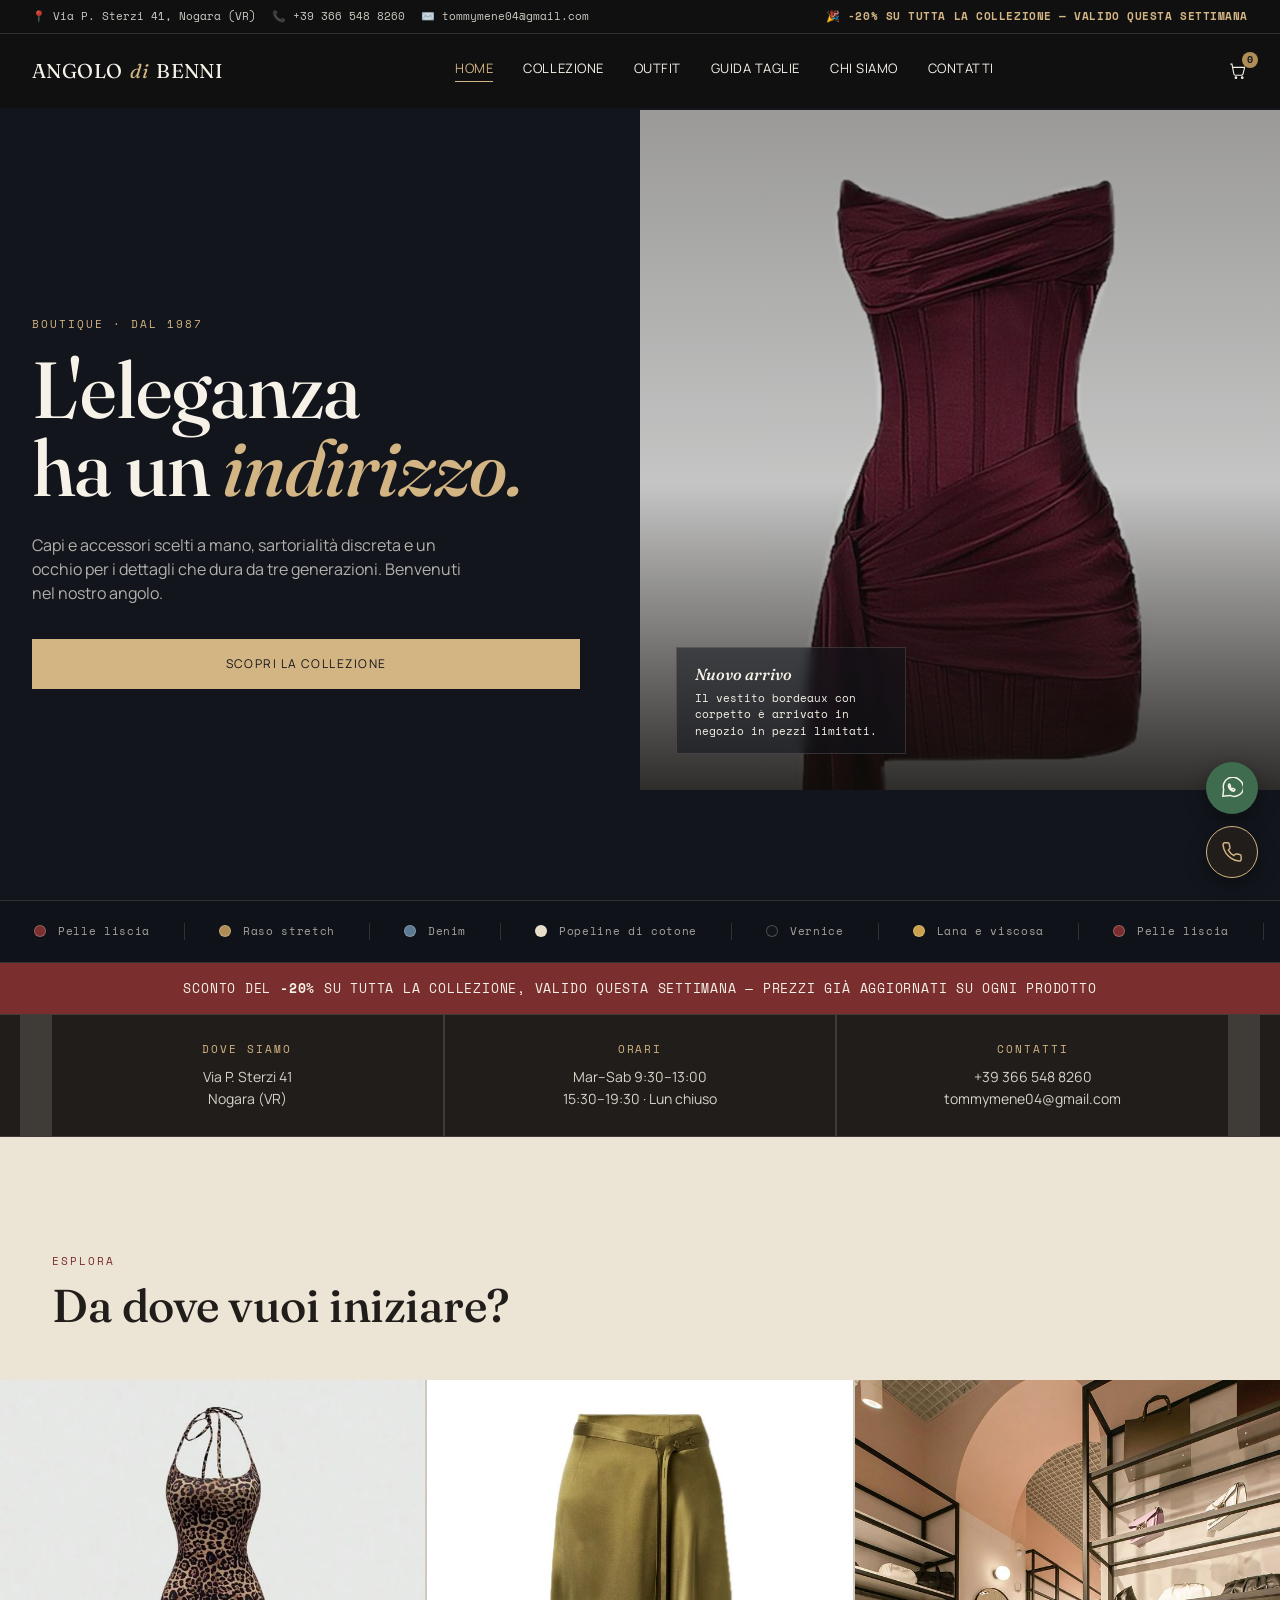
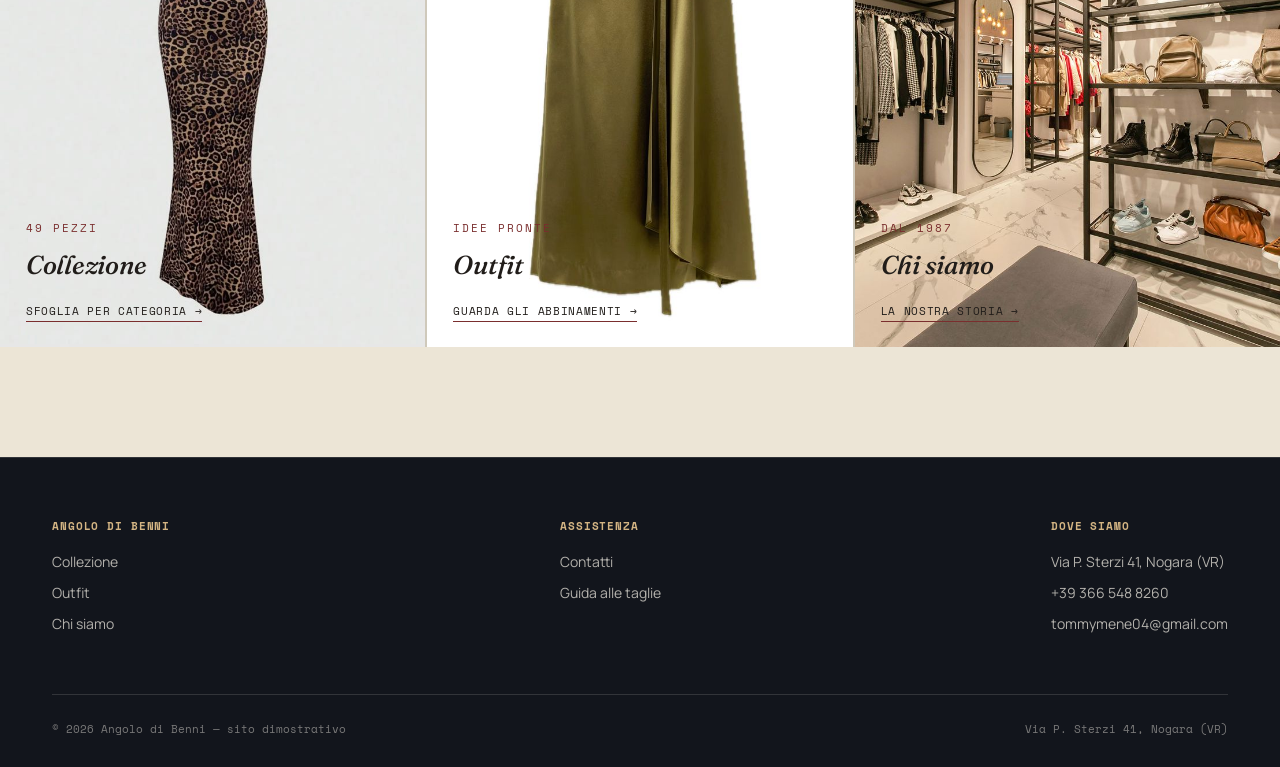
<file: index.html>
<!DOCTYPE html>
<html lang="it">
<head>
<meta charset="UTF-8">
<meta name="viewport" content="width=device-width, initial-scale=1.0">
<title>Angolo di Benni — Boutique</title>
<meta name="description" content="Angolo di Benni — boutique di abbigliamento e accessori a Nogara (VR). Collezione, outfit e guida alle taglie: scopri i nostri pezzi selezionati.">
<link rel="icon" type="image/svg+xml" href="data:image/svg+xml,%3Csvg xmlns='http://www.w3.org/2000/svg' viewBox='0 0 100 100'%3E%3Ccircle cx='50' cy='50' r='50' fill='%2312151c'/%3E%3Ctext x='50' y='69' font-family='Georgia, serif' font-size='60' font-style='italic' fill='%23d3b483' text-anchor='middle'%3EB%3C/text%3E%3C/svg%3E">
<meta property="og:type" content="website">
<meta property="og:site_name" content="Angolo di Benni">
<meta property="og:title" content="Angolo di Benni — Boutique">
<meta property="og:description" content="Angolo di Benni — boutique di abbigliamento e accessori a Nogara (VR). Collezione, outfit e guida alle taglie: scopri i nostri pezzi selezionati.">
<meta property="og:image" content="https://menny28.github.io/Angolo-di-Benni/images/vestito_bordeaux_.jpg">
<meta property="og:url" content="https://menny28.github.io/Angolo-di-Benni/index.html">
<meta name="twitter:card" content="summary_large_image">
<meta name="twitter:title" content="Angolo di Benni — Boutique">
<meta name="twitter:description" content="Angolo di Benni — boutique di abbigliamento e accessori a Nogara (VR). Collezione, outfit e guida alle taglie: scopri i nostri pezzi selezionati.">
<meta name="twitter:image" content="https://menny28.github.io/Angolo-di-Benni/images/vestito_bordeaux_.jpg">
<link rel="preconnect" href="https://fonts.googleapis.com">
<link href="https://fonts.googleapis.com/css2?family=Fraunces:ital,opsz,wght@0,9..144,300;0,9..144,500;0,9..144,600;1,9..144,400&family=Manrope:wght@400;500;600;700&family=Space+Mono:wght@400;700&display=swap" rel="stylesheet">
<link rel="stylesheet" href="style.css">
</head>
<body>
<header id="siteHeader">
  <div class="topbar">
    <div class="topbar-contacts">
      <span>📍 Via P. Sterzi 41, Nogara (VR)</span>
      <a href="tel:+393665488260">📞 +39 366 548 8260</a>
      <a href="mailto:tommymene04@gmail.com">✉️ tommymene04@gmail.com</a>
    </div>
    <div class="topbar-promo" id="topbarPromo"></div>
  </div>
  <div class="header-main">
    <a href="index.html" class="logo">ANGOLO <em>di</em> BENNI</a>
    <nav class="main-nav">
      <a href="index.html">Home</a>
      <a href="collezione.html">Collezione</a>
      <a href="outfit.html">Outfit</a>
      <a href="collezione.html#taglie">Guida taglie</a>
      <a href="chi-siamo.html">Chi Siamo</a>
      <a href="contatti.html">Contatti</a>
    </nav>
    <div class="header-actions">
      <button class="icon-btn" id="cartOpen" aria-label="Apri la tua richiesta">
        <svg viewBox="0 0 24 24"><path d="M3 4h2l2.4 12.4a2 2 0 0 0 2 1.6h7.6a2 2 0 0 0 2-1.6L21 8H6"/><circle cx="10" cy="21" r="1"/><circle cx="18" cy="21" r="1"/></svg>
        <span class="cart-count" id="cartCount">0</span>
      </button>
      <button class="burger" id="burgerBtn" aria-label="Apri menu"><span></span><span></span><span></span></button>
    </div>
  </div>
</header>

<div class="mobile-nav" id="mobileNav">
  <div class="mobile-close" id="mobileClose">&times;</div>
  <a href="index.html">Home</a>
  <a href="collezione.html">Collezione</a>
  <a href="outfit.html">Outfit</a>
  <a href="collezione.html#taglie">Guida taglie</a>
  <a href="chi-siamo.html">Chi Siamo</a>
  <a href="contatti.html">Contatti</a>
</div>

<section class="hero">
  <div class="hero-text">
    <span class="eyebrow">Boutique &middot; dal 1987</span>
    <h1>L'eleganza<br>ha un <span class="it">indirizzo.</span></h1>
    <p>Capi e accessori scelti a mano, sartorialità discreta e un occhio per i dettagli che dura da tre generazioni. Benvenuti nel nostro angolo.</p>
    <a href="collezione.html" class="btn btn-solid">Scopri la collezione</a>
  </div>
  <div class="hero-visual">
    <img src="images/vestito_bordeaux_.jpg" alt="Vestito bordeaux Angolo di Benni">
    <div class="hero-tag">
      <b>Nuovo arrivo</b>
      Il vestito bordeaux con corpetto è arrivato in negozio in pezzi limitati.
    </div>
  </div>
</section>

<div class="rail"><div class="rail-track" id="railTrack"></div></div>

<div class="promo-banner" id="promoBanner"></div>

<div class="quick-info">
  <div class="wrap">
    <div class="quick-info-item reveal">
      <span class="eyebrow">Dove siamo</span>
      <p>Via P. Sterzi 41<br>Nogara (VR)</p>
    </div>
    <div class="quick-info-item reveal">
      <span class="eyebrow">Orari</span>
      <p>Mar–Sab 9:30–13:00<br>15:30–19:30 &middot; Lun chiuso</p>
    </div>
    <div class="quick-info-item reveal">
      <span class="eyebrow">Contatti</span>
      <p>+39 366 548 8260<br>tommymene04@gmail.com</p>
    </div>
  </div>
</div>

<section class="light">
  <div class="wrap">
    <div class="section-head">
      <div>
        <span class="eyebrow">Esplora</span>
        <h2>Da dove vuoi iniziare?</h2>
      </div>
    </div>
  </div>
  <div class="section-links">
    <a class="section-link-card reveal" href="collezione.html">
      <img src="images/vestito_leopardato_lungo.jpg" alt="Collezione">
      <div class="section-link-inner">
        <span class="eyebrow">49 pezzi</span>
        <h3>Collezione</h3>
        <span class="go">Sfoglia per categoria &rarr;</span>
      </div>
    </a>
    <a class="section-link-card reveal" href="outfit.html">
      <img src="images/gonna_raso_verde.jpg" alt="Outfit">
      <div class="section-link-inner">
        <span class="eyebrow">Idee pronte</span>
        <h3>Outfit</h3>
        <span class="go">Guarda gli abbinamenti &rarr;</span>
      </div>
    </a>
    <a class="section-link-card reveal" href="chi-siamo.html">
      <img src="images/Fashionista.jpg" alt="Chi siamo">
      <div class="section-link-inner">
        <span class="eyebrow">Dal 1987</span>
        <h3>Chi siamo</h3>
        <span class="go">La nostra storia &rarr;</span>
      </div>
    </a>
  </div>
</section>
<footer>
  <div class="wrap">
    <div class="foot-top">
      <div class="foot-col">
        <h4>Angolo di Benni</h4>
        <a href="collezione.html">Collezione</a>
        <a href="outfit.html">Outfit</a>
        <a href="chi-siamo.html">Chi siamo</a>
      </div>
      <div class="foot-col">
        <h4>Assistenza</h4>
        <a href="contatti.html">Contatti</a>
        <a href="collezione.html#taglie">Guida alle taglie</a>
      </div>
      <div class="foot-col">
        <h4>Dove siamo</h4>
        <span>Via P. Sterzi 41, Nogara (VR)</span>
        <span>+39 366 548 8260</span>
        <span>tommymene04@gmail.com</span>
      </div>
    </div>
    <div class="foot-bottom">
      <span>&copy; 2026 Angolo di Benni — sito dimostrativo</span>
      <span>Via P. Sterzi 41, Nogara (VR)</span>
    </div>
  </div>
</footer>
<div class="float-contact">
  <button class="float-btn top-btn" id="backToTop" aria-label="Torna su">
    <span class="float-tip">Torna su</span>
    <svg viewBox="0 0 24 24"><path d="M12 19V5"/><path d="M5 12l7-7 7 7"/></svg>
  </button>
  <a class="float-btn wa" id="waFloat" href="#" target="_blank" rel="noopener" aria-label="WhatsApp">
    <span class="float-tip">Scrivici su WhatsApp</span>
    <svg viewBox="0 0 24 24"><path d="M20.5 3.5a10.4 10.4 0 0 0-17.6 10L2 21l7.7-.9a10.4 10.4 0 0 0 15-9.3 10.3 10.3 0 0 0-4.2-7.3z"/><path d="M8 9.5c.3 3 3 5.7 6 6l1.2-1.5c.2-.2.1-.5-.1-.6l-2-1c-.2-.1-.4 0-.5.2l-.4.6c-1.1-.6-2-1.5-2.6-2.6l.6-.4c.2-.1.3-.3.2-.5l-1-2c-.1-.2-.4-.3-.6-.1z"/></svg>
  </a>
  <a class="float-btn call" href="tel:+393665488260" aria-label="Chiama">
    <span class="float-tip">Chiama il negozio</span>
    <svg viewBox="0 0 24 24"><path d="M22 16.9v3a2 2 0 0 1-2.2 2 19.8 19.8 0 0 1-8.6-3 19.5 19.5 0 0 1-6-6 19.8 19.8 0 0 1-3-8.7A2 2 0 0 1 4.1 2h3a2 2 0 0 1 2 1.7c.1 1 .3 2 .6 2.9a2 2 0 0 1-.5 2.1L8 9.9a16 16 0 0 0 6 6l1.2-1.2a2 2 0 0 1 2.1-.5c.9.3 1.9.5 2.9.6a2 2 0 0 1 1.8 2.1z"/></svg>
  </a>
</div>
<div class="overlay" id="overlay"></div>
<aside class="cart-drawer" id="cartDrawer">
  <div class="cart-head">
    <h3>La tua richiesta</h3>
    <button id="cartClose" style="font-family:var(--display); font-size:24px;">&times;</button>
  </div>
  <div class="cart-note">
    Qui non si compra online: raccogli i pezzi che ti interessano con la taglia, poi invia la richiesta via email o WhatsApp. Ti risponderemo dicendoti se sono disponibili e quando puoi passare in negozio per vederli, provarli e pagarli.
  </div>
  <div class="cart-items" id="cartItems"><p class="cart-empty">Non hai ancora scelto nessun pezzo.</p></div>
  <div class="field" style="margin-top:20px;"><label>Il tuo nome</label><input type="text" id="rName"></div>
  <div class="send-row">
    <a class="btn btn-wa" id="sendWa" href="#">Invia richiesta su WhatsApp</a>
    <a class="btn btn-ghost-dark" id="sendMail" href="#">Invia richiesta via email</a>
  </div>
</aside>
<div class="toast" id="toast"></div>
<script src="script.js"></script>
</body>
</html>
</file>
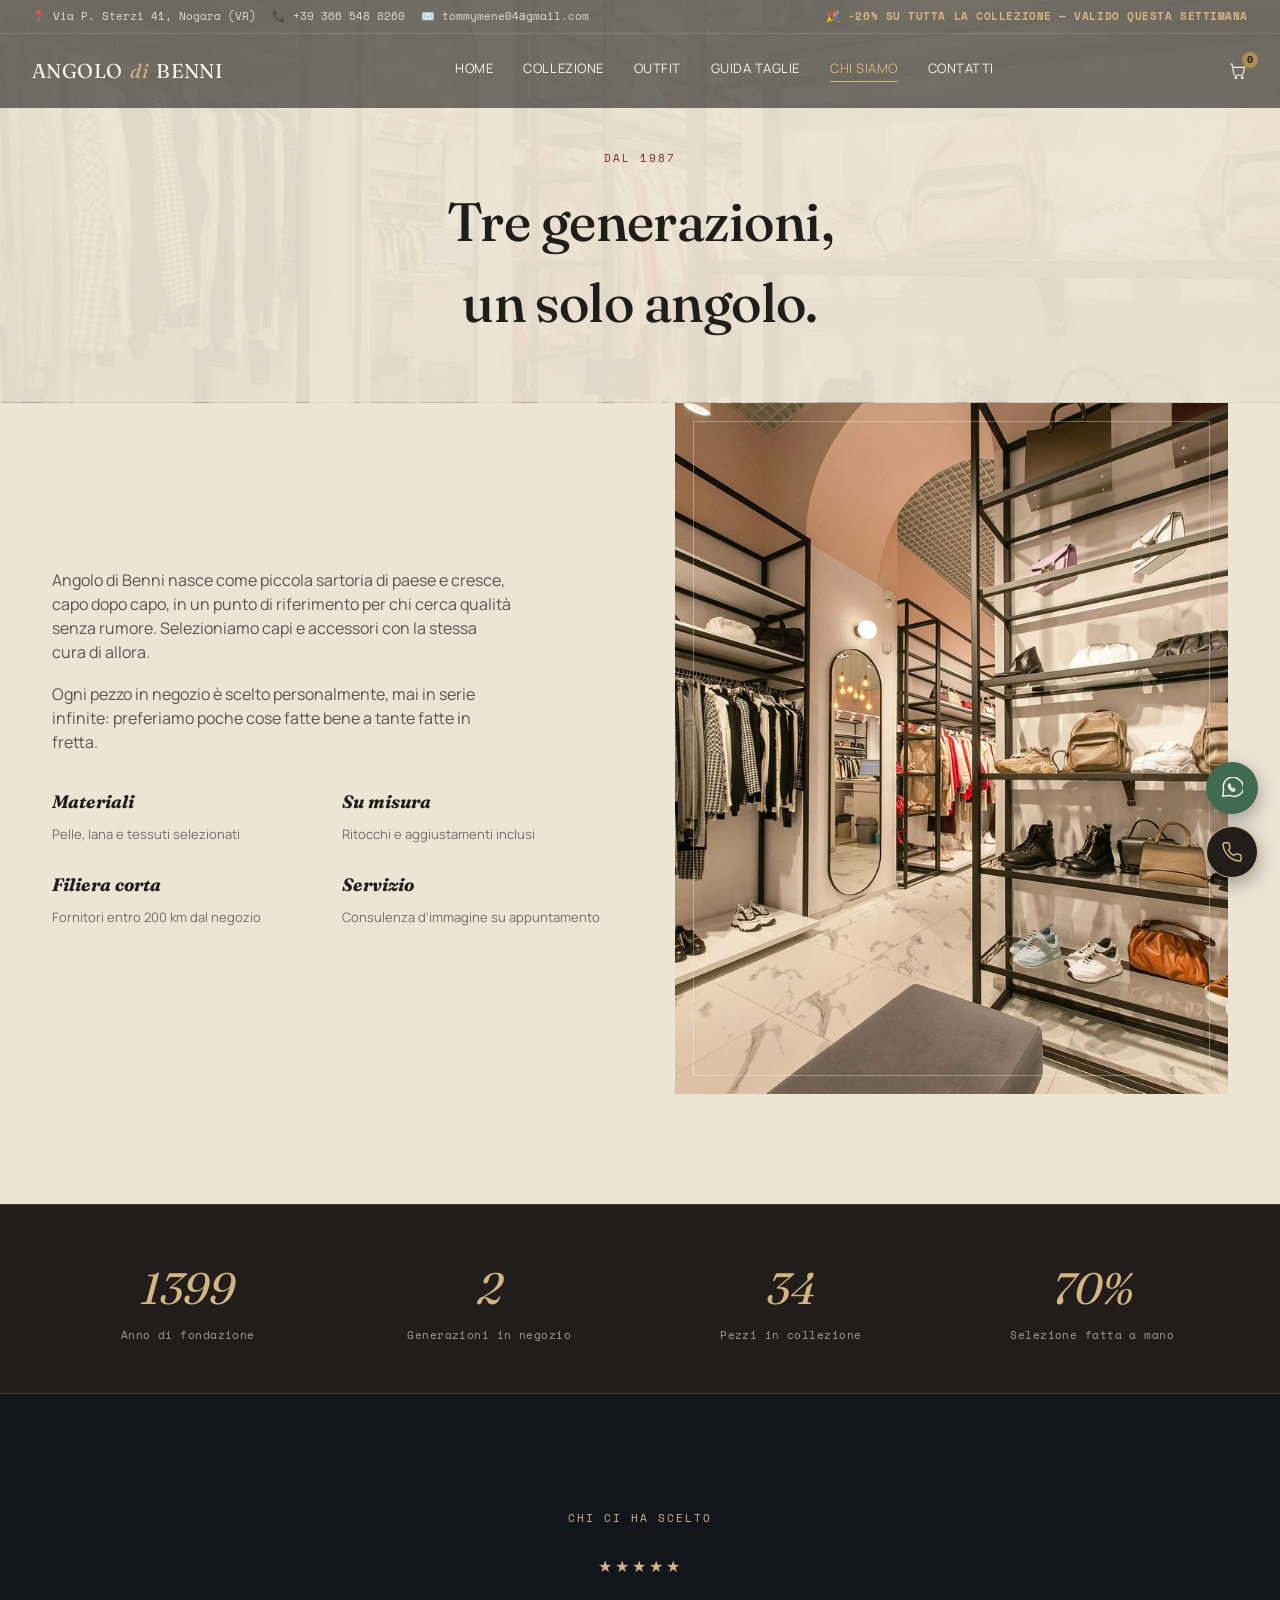
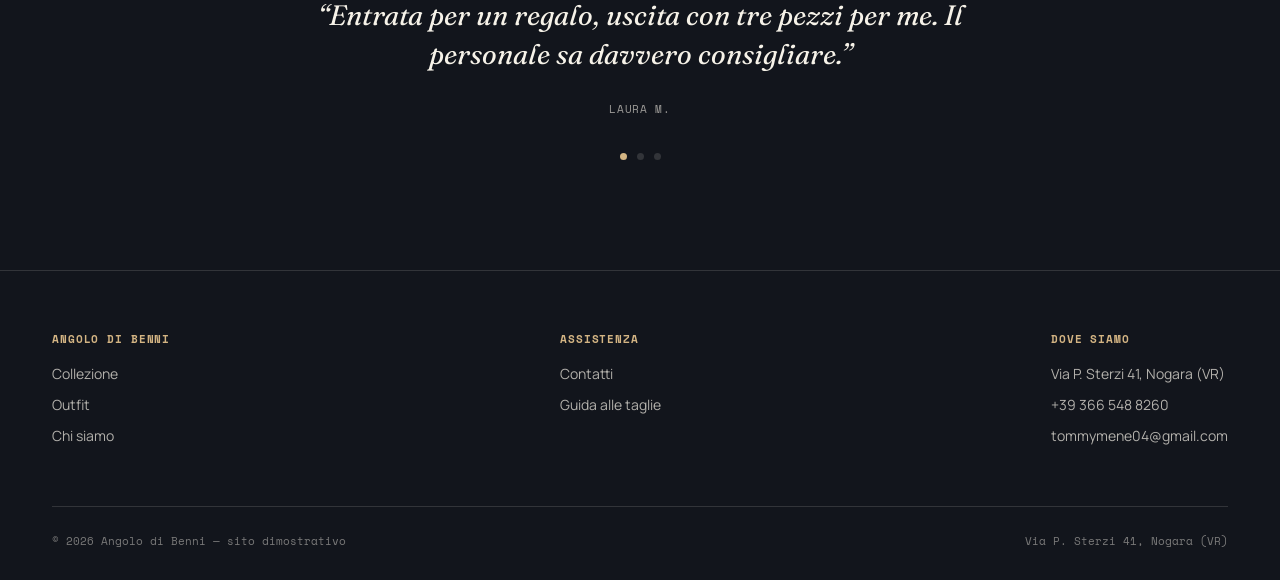
<file: chi-siamo.html>
<!DOCTYPE html>
<html lang="it">
<head>
<meta charset="UTF-8">
<meta name="viewport" content="width=device-width, initial-scale=1.0">
<title>Chi Siamo — Angolo di Benni</title>
<meta name="description" content="La storia di Angolo di Benni: tre generazioni di boutique a Nogara (VR). Materiali, valori e le recensioni di chi ci ha scelto.">
<link rel="icon" type="image/svg+xml" href="data:image/svg+xml,%3Csvg xmlns='http://www.w3.org/2000/svg' viewBox='0 0 100 100'%3E%3Ccircle cx='50' cy='50' r='50' fill='%2312151c'/%3E%3Ctext x='50' y='69' font-family='Georgia, serif' font-size='60' font-style='italic' fill='%23d3b483' text-anchor='middle'%3EB%3C/text%3E%3C/svg%3E">
<meta property="og:type" content="website">
<meta property="og:site_name" content="Angolo di Benni">
<meta property="og:title" content="Chi Siamo — Angolo di Benni">
<meta property="og:description" content="La storia di Angolo di Benni: tre generazioni di boutique a Nogara (VR). Materiali, valori e le recensioni di chi ci ha scelto.">
<meta property="og:image" content="https://menny28.github.io/Angolo-di-Benni/images/vestito_bordeaux_.jpg">
<meta property="og:url" content="https://menny28.github.io/Angolo-di-Benni/chi-siamo.html">
<meta name="twitter:card" content="summary_large_image">
<meta name="twitter:title" content="Chi Siamo — Angolo di Benni">
<meta name="twitter:description" content="La storia di Angolo di Benni: tre generazioni di boutique a Nogara (VR). Materiali, valori e le recensioni di chi ci ha scelto.">
<meta name="twitter:image" content="https://menny28.github.io/Angolo-di-Benni/images/vestito_bordeaux_.jpg">
<link rel="preconnect" href="https://fonts.googleapis.com">
<link href="https://fonts.googleapis.com/css2?family=Fraunces:ital,opsz,wght@0,9..144,300;0,9..144,500;0,9..144,600;1,9..144,400&family=Manrope:wght@400;500;600;700&family=Space+Mono:wght@400;700&display=swap" rel="stylesheet">
<link rel="stylesheet" href="style.css">
</head>
<body>
<header id="siteHeader">
  <div class="topbar">
    <div class="topbar-contacts">
      <span>📍 Via P. Sterzi 41, Nogara (VR)</span>
      <a href="tel:+393665488260">📞 +39 366 548 8260</a>
      <a href="mailto:tommymene04@gmail.com">✉️ tommymene04@gmail.com</a>
    </div>
    <div class="topbar-promo" id="topbarPromo"></div>
  </div>
  <div class="header-main">
    <a href="index.html" class="logo">ANGOLO <em>di</em> BENNI</a>
    <nav class="main-nav">
      <a href="index.html">Home</a>
      <a href="collezione.html">Collezione</a>
      <a href="outfit.html">Outfit</a>
      <a href="collezione.html#taglie">Guida taglie</a>
      <a href="chi-siamo.html">Chi Siamo</a>
      <a href="contatti.html">Contatti</a>
    </nav>
    <div class="header-actions">
      <button class="icon-btn" id="cartOpen" aria-label="Apri la tua richiesta">
        <svg viewBox="0 0 24 24"><path d="M3 4h2l2.4 12.4a2 2 0 0 0 2 1.6h7.6a2 2 0 0 0 2-1.6L21 8H6"/><circle cx="10" cy="21" r="1"/><circle cx="18" cy="21" r="1"/></svg>
        <span class="cart-count" id="cartCount">0</span>
      </button>
      <button class="burger" id="burgerBtn" aria-label="Apri menu"><span></span><span></span><span></span></button>
    </div>
  </div>
</header>

<div class="mobile-nav" id="mobileNav">
  <div class="mobile-close" id="mobileClose">&times;</div>
  <a href="index.html">Home</a>
  <a href="collezione.html">Collezione</a>
  <a href="outfit.html">Outfit</a>
  <a href="collezione.html#taglie">Guida taglie</a>
  <a href="chi-siamo.html">Chi Siamo</a>
  <a href="contatti.html">Contatti</a>
</div>

<div class="page-head light ph-storia">
  <div class="wrap">
    <span class="eyebrow">Dal 1987</span>
    <h1>Tre generazioni,<br>un solo angolo.</h1>
  </div>
</div>

<section class="light" style="padding-top:0;">
  <div class="wrap story">
    <div class="reveal">
      <p>Angolo di Benni nasce come piccola sartoria di paese e cresce, capo dopo capo, in un punto di riferimento per chi cerca qualità senza rumore. Selezioniamo capi e accessori con la stessa cura di allora.</p>
      <p>Ogni pezzo in negozio è scelto personalmente, mai in serie infinite: preferiamo poche cose fatte bene a tante fatte in fretta.</p>
      <div class="values">
        <div class="value"><b>Materiali</b><span>Pelle, lana e tessuti selezionati</span></div>
        <div class="value"><b>Su misura</b><span>Ritocchi e aggiustamenti inclusi</span></div>
        <div class="value"><b>Filiera corta</b><span>Fornitori entro 200 km dal negozio</span></div>
        <div class="value"><b>Servizio</b><span>Consulenza d'immagine su appuntamento</span></div>
      </div>
    </div>
    <div class="story-visual reveal"><img src="images/Fashionista.jpg" alt="L'interno del negozio Angolo di Benni"></div>
  </div>
</section>

<div class="stats-strip">
  <div class="wrap">
    <div class="stat-item reveal"><span class="stat-num" data-count="1987" data-format="year">0</span><span class="stat-label">Anno di fondazione</span></div>
    <div class="stat-item reveal"><span class="stat-num" data-count="3">0</span><span class="stat-label">Generazioni in negozio</span></div>
    <div class="stat-item reveal"><span class="stat-num" data-count="49">0</span><span class="stat-label">Pezzi in collezione</span></div>
    <div class="stat-item reveal"><span class="stat-num" data-count="100" data-suffix="%">0</span><span class="stat-label">Selezione fatta a mano</span></div>
  </div>
</div>

<section>
  <div class="wrap reviews reveal">
    <span class="eyebrow">Chi ci ha scelto</span>
    <div id="reviewSlides" style="margin-top:26px;"></div>
    <div class="review-dots" id="reviewDots"></div>
  </div>
</section>
<footer>
  <div class="wrap">
    <div class="foot-top">
      <div class="foot-col">
        <h4>Angolo di Benni</h4>
        <a href="collezione.html">Collezione</a>
        <a href="outfit.html">Outfit</a>
        <a href="chi-siamo.html">Chi siamo</a>
      </div>
      <div class="foot-col">
        <h4>Assistenza</h4>
        <a href="contatti.html">Contatti</a>
        <a href="collezione.html#taglie">Guida alle taglie</a>
      </div>
      <div class="foot-col">
        <h4>Dove siamo</h4>
        <span>Via P. Sterzi 41, Nogara (VR)</span>
        <span>+39 366 548 8260</span>
        <span>tommymene04@gmail.com</span>
      </div>
    </div>
    <div class="foot-bottom">
      <span>&copy; 2026 Angolo di Benni — sito dimostrativo</span>
      <span>Via P. Sterzi 41, Nogara (VR)</span>
    </div>
  </div>
</footer>
<div class="float-contact">
  <button class="float-btn top-btn" id="backToTop" aria-label="Torna su">
    <span class="float-tip">Torna su</span>
    <svg viewBox="0 0 24 24"><path d="M12 19V5"/><path d="M5 12l7-7 7 7"/></svg>
  </button>
  <a class="float-btn wa" id="waFloat" href="#" target="_blank" rel="noopener" aria-label="WhatsApp">
    <span class="float-tip">Scrivici su WhatsApp</span>
    <svg viewBox="0 0 24 24"><path d="M20.5 3.5a10.4 10.4 0 0 0-17.6 10L2 21l7.7-.9a10.4 10.4 0 0 0 15-9.3 10.3 10.3 0 0 0-4.2-7.3z"/><path d="M8 9.5c.3 3 3 5.7 6 6l1.2-1.5c.2-.2.1-.5-.1-.6l-2-1c-.2-.1-.4 0-.5.2l-.4.6c-1.1-.6-2-1.5-2.6-2.6l.6-.4c.2-.1.3-.3.2-.5l-1-2c-.1-.2-.4-.3-.6-.1z"/></svg>
  </a>
  <a class="float-btn call" href="tel:+393665488260" aria-label="Chiama">
    <span class="float-tip">Chiama il negozio</span>
    <svg viewBox="0 0 24 24"><path d="M22 16.9v3a2 2 0 0 1-2.2 2 19.8 19.8 0 0 1-8.6-3 19.5 19.5 0 0 1-6-6 19.8 19.8 0 0 1-3-8.7A2 2 0 0 1 4.1 2h3a2 2 0 0 1 2 1.7c.1 1 .3 2 .6 2.9a2 2 0 0 1-.5 2.1L8 9.9a16 16 0 0 0 6 6l1.2-1.2a2 2 0 0 1 2.1-.5c.9.3 1.9.5 2.9.6a2 2 0 0 1 1.8 2.1z"/></svg>
  </a>
</div>
<div class="overlay" id="overlay"></div>
<aside class="cart-drawer" id="cartDrawer">
  <div class="cart-head">
    <h3>La tua richiesta</h3>
    <button id="cartClose" style="font-family:var(--display); font-size:24px;">&times;</button>
  </div>
  <div class="cart-note">
    Qui non si compra online: raccogli i pezzi che ti interessano con la taglia, poi invia la richiesta via email o WhatsApp. Ti risponderemo dicendoti se sono disponibili e quando puoi passare in negozio per vederli, provarli e pagarli.
  </div>
  <div class="cart-items" id="cartItems"><p class="cart-empty">Non hai ancora scelto nessun pezzo.</p></div>
  <div class="field" style="margin-top:20px;"><label>Il tuo nome</label><input type="text" id="rName"></div>
  <div class="send-row">
    <a class="btn btn-wa" id="sendWa" href="#">Invia richiesta su WhatsApp</a>
    <a class="btn btn-ghost-dark" id="sendMail" href="#">Invia richiesta via email</a>
  </div>
</aside>
<div class="toast" id="toast"></div>
<script src="script.js"></script>
</body>
</html>
</file>
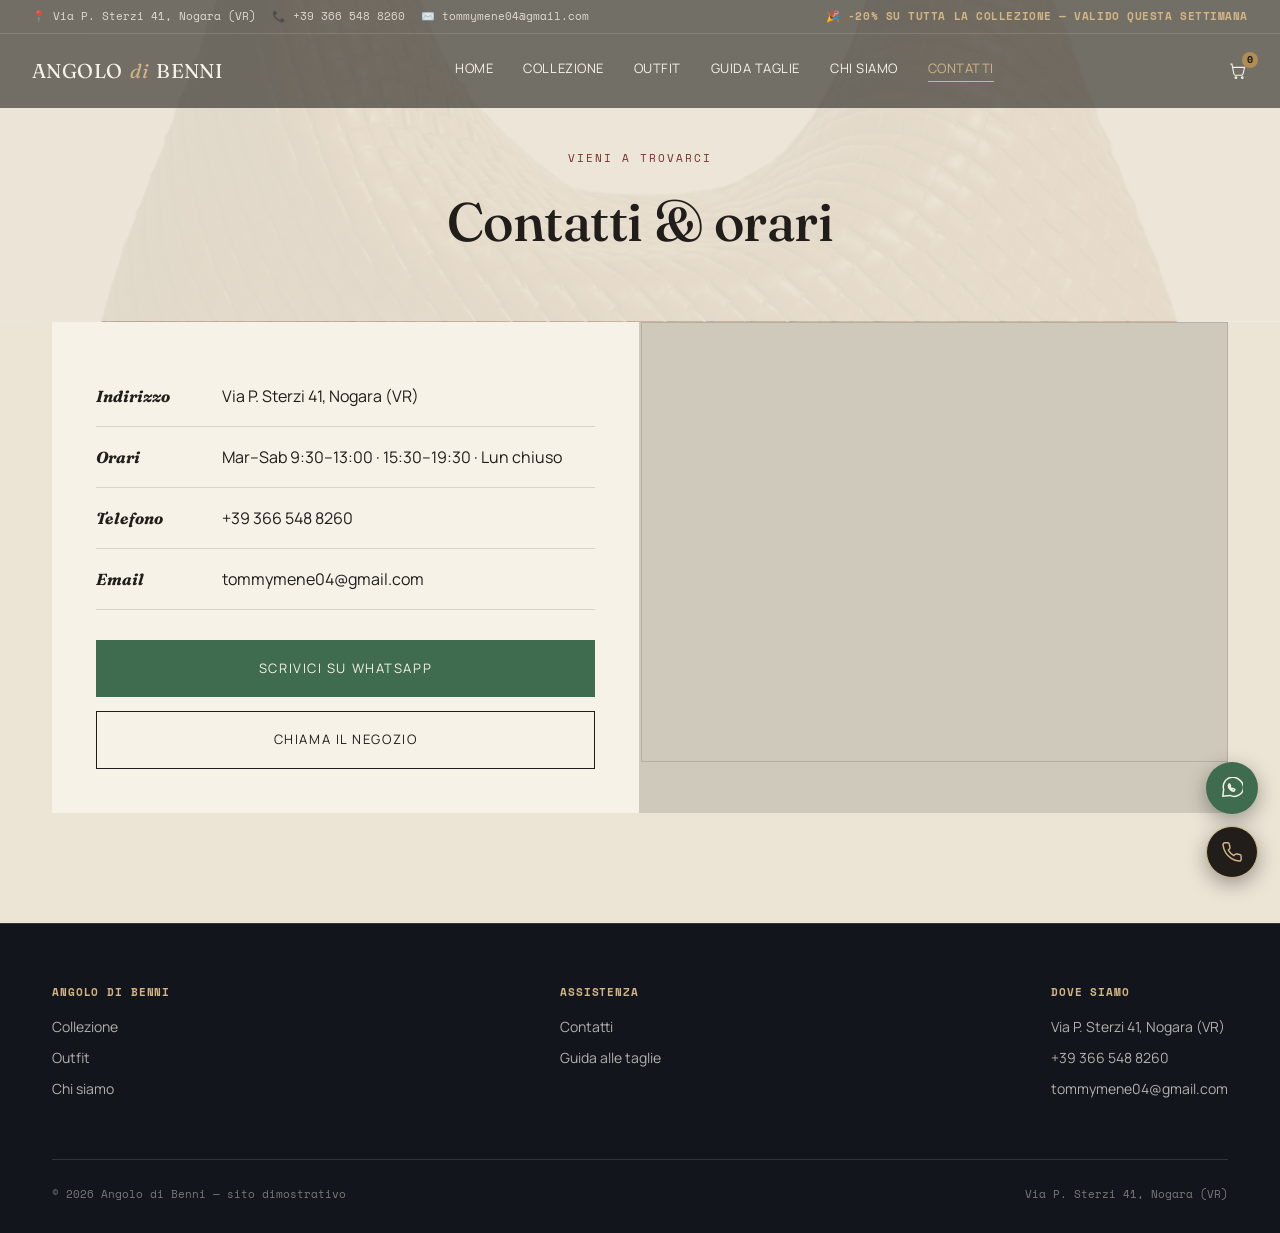
<file: contatti.html>
<!DOCTYPE html>
<html lang="it">
<head>
<meta charset="UTF-8">
<meta name="viewport" content="width=device-width, initial-scale=1.0">
<title>Contatti — Angolo di Benni</title>
<meta name="description" content="Contatti, orari e indirizzo di Angolo di Benni: Via P. Sterzi 41, Nogara (VR). Scrivici su WhatsApp o chiama il negozio.">
<link rel="icon" type="image/svg+xml" href="data:image/svg+xml,%3Csvg xmlns='http://www.w3.org/2000/svg' viewBox='0 0 100 100'%3E%3Ccircle cx='50' cy='50' r='50' fill='%2312151c'/%3E%3Ctext x='50' y='69' font-family='Georgia, serif' font-size='60' font-style='italic' fill='%23d3b483' text-anchor='middle'%3EB%3C/text%3E%3C/svg%3E">
<meta property="og:type" content="website">
<meta property="og:site_name" content="Angolo di Benni">
<meta property="og:title" content="Contatti — Angolo di Benni">
<meta property="og:description" content="Contatti, orari e indirizzo di Angolo di Benni: Via P. Sterzi 41, Nogara (VR). Scrivici su WhatsApp o chiama il negozio.">
<meta property="og:image" content="https://menny28.github.io/Angolo-di-Benni/images/vestito_bordeaux_.jpg">
<meta property="og:url" content="https://menny28.github.io/Angolo-di-Benni/contatti.html">
<meta name="twitter:card" content="summary_large_image">
<meta name="twitter:title" content="Contatti — Angolo di Benni">
<meta name="twitter:description" content="Contatti, orari e indirizzo di Angolo di Benni: Via P. Sterzi 41, Nogara (VR). Scrivici su WhatsApp o chiama il negozio.">
<meta name="twitter:image" content="https://menny28.github.io/Angolo-di-Benni/images/vestito_bordeaux_.jpg">
<link rel="preconnect" href="https://fonts.googleapis.com">
<link href="https://fonts.googleapis.com/css2?family=Fraunces:ital,opsz,wght@0,9..144,300;0,9..144,500;0,9..144,600;1,9..144,400&family=Manrope:wght@400;500;600;700&family=Space+Mono:wght@400;700&display=swap" rel="stylesheet">
<link rel="stylesheet" href="style.css">
</head>
<body>
<header id="siteHeader">
  <div class="topbar">
    <div class="topbar-contacts">
      <span>📍 Via P. Sterzi 41, Nogara (VR)</span>
      <a href="tel:+393665488260">📞 +39 366 548 8260</a>
      <a href="mailto:tommymene04@gmail.com">✉️ tommymene04@gmail.com</a>
    </div>
    <div class="topbar-promo" id="topbarPromo"></div>
  </div>
  <div class="header-main">
    <a href="index.html" class="logo">ANGOLO <em>di</em> BENNI</a>
    <nav class="main-nav">
      <a href="index.html">Home</a>
      <a href="collezione.html">Collezione</a>
      <a href="outfit.html">Outfit</a>
      <a href="collezione.html#taglie">Guida taglie</a>
      <a href="chi-siamo.html">Chi Siamo</a>
      <a href="contatti.html">Contatti</a>
    </nav>
    <div class="header-actions">
      <button class="icon-btn" id="cartOpen" aria-label="Apri la tua richiesta">
        <svg viewBox="0 0 24 24"><path d="M3 4h2l2.4 12.4a2 2 0 0 0 2 1.6h7.6a2 2 0 0 0 2-1.6L21 8H6"/><circle cx="10" cy="21" r="1"/><circle cx="18" cy="21" r="1"/></svg>
        <span class="cart-count" id="cartCount">0</span>
      </button>
      <button class="burger" id="burgerBtn" aria-label="Apri menu"><span></span><span></span><span></span></button>
    </div>
  </div>
</header>

<div class="mobile-nav" id="mobileNav">
  <div class="mobile-close" id="mobileClose">&times;</div>
  <a href="index.html">Home</a>
  <a href="collezione.html">Collezione</a>
  <a href="outfit.html">Outfit</a>
  <a href="collezione.html#taglie">Guida taglie</a>
  <a href="chi-siamo.html">Chi Siamo</a>
  <a href="contatti.html">Contatti</a>
</div>

<div class="page-head light ph-contatti">
  <div class="wrap">
    <span class="eyebrow">Vieni a trovarci</span>
    <h1>Contatti &amp; orari</h1>
  </div>
</div>

<section class="light" style="padding-top:0;">
  <div class="wrap">
    <div class="contact-hero-grid">
      <div class="contact-hero-panel reveal">
        <div class="info-row"><b>Indirizzo</b><span>Via P. Sterzi 41, Nogara (VR)</span></div>
        <div class="info-row"><b>Orari</b><span>Mar–Sab 9:30–13:00 &middot; 15:30–19:30 &middot; Lun chiuso</span></div>
        <div class="info-row"><b>Telefono</b><span>+39 366 548 8260</span></div>
        <div class="info-row"><b>Email</b><span>tommymene04@gmail.com</span></div>
        <div class="contact-big-cta">
          <a class="btn btn-wa wa-link" href="#" target="_blank" rel="noopener">Scrivici su WhatsApp</a>
          <a class="btn btn-ghost-dark" href="tel:+393665488260">Chiama il negozio</a>
        </div>
      </div>
      <iframe class="map-frame reveal" loading="lazy" referrerpolicy="no-referrer-when-downgrade"
        src="https://www.google.com/maps?q=Via+P.+Sterzi+41,+Nogara,+VR&output=embed"></iframe>
    </div>
  </div>
</section>
<footer>
  <div class="wrap">
    <div class="foot-top">
      <div class="foot-col">
        <h4>Angolo di Benni</h4>
        <a href="collezione.html">Collezione</a>
        <a href="outfit.html">Outfit</a>
        <a href="chi-siamo.html">Chi siamo</a>
      </div>
      <div class="foot-col">
        <h4>Assistenza</h4>
        <a href="contatti.html">Contatti</a>
        <a href="collezione.html#taglie">Guida alle taglie</a>
      </div>
      <div class="foot-col">
        <h4>Dove siamo</h4>
        <span>Via P. Sterzi 41, Nogara (VR)</span>
        <span>+39 366 548 8260</span>
        <span>tommymene04@gmail.com</span>
      </div>
    </div>
    <div class="foot-bottom">
      <span>&copy; 2026 Angolo di Benni — sito dimostrativo</span>
      <span>Via P. Sterzi 41, Nogara (VR)</span>
    </div>
  </div>
</footer>
<div class="float-contact">
  <button class="float-btn top-btn" id="backToTop" aria-label="Torna su">
    <span class="float-tip">Torna su</span>
    <svg viewBox="0 0 24 24"><path d="M12 19V5"/><path d="M5 12l7-7 7 7"/></svg>
  </button>
  <a class="float-btn wa" id="waFloat" href="#" target="_blank" rel="noopener" aria-label="WhatsApp">
    <span class="float-tip">Scrivici su WhatsApp</span>
    <svg viewBox="0 0 24 24"><path d="M20.5 3.5a10.4 10.4 0 0 0-17.6 10L2 21l7.7-.9a10.4 10.4 0 0 0 15-9.3 10.3 10.3 0 0 0-4.2-7.3z"/><path d="M8 9.5c.3 3 3 5.7 6 6l1.2-1.5c.2-.2.1-.5-.1-.6l-2-1c-.2-.1-.4 0-.5.2l-.4.6c-1.1-.6-2-1.5-2.6-2.6l.6-.4c.2-.1.3-.3.2-.5l-1-2c-.1-.2-.4-.3-.6-.1z"/></svg>
  </a>
  <a class="float-btn call" href="tel:+393665488260" aria-label="Chiama">
    <span class="float-tip">Chiama il negozio</span>
    <svg viewBox="0 0 24 24"><path d="M22 16.9v3a2 2 0 0 1-2.2 2 19.8 19.8 0 0 1-8.6-3 19.5 19.5 0 0 1-6-6 19.8 19.8 0 0 1-3-8.7A2 2 0 0 1 4.1 2h3a2 2 0 0 1 2 1.7c.1 1 .3 2 .6 2.9a2 2 0 0 1-.5 2.1L8 9.9a16 16 0 0 0 6 6l1.2-1.2a2 2 0 0 1 2.1-.5c.9.3 1.9.5 2.9.6a2 2 0 0 1 1.8 2.1z"/></svg>
  </a>
</div>
<div class="overlay" id="overlay"></div>
<aside class="cart-drawer" id="cartDrawer">
  <div class="cart-head">
    <h3>La tua richiesta</h3>
    <button id="cartClose" style="font-family:var(--display); font-size:24px;">&times;</button>
  </div>
  <div class="cart-note">
    Qui non si compra online: raccogli i pezzi che ti interessano con la taglia, poi invia la richiesta via email o WhatsApp. Ti risponderemo dicendoti se sono disponibili e quando puoi passare in negozio per vederli, provarli e pagarli.
  </div>
  <div class="cart-items" id="cartItems"><p class="cart-empty">Non hai ancora scelto nessun pezzo.</p></div>
  <div class="field" style="margin-top:20px;"><label>Il tuo nome</label><input type="text" id="rName"></div>
  <div class="send-row">
    <a class="btn btn-wa" id="sendWa" href="#">Invia richiesta su WhatsApp</a>
    <a class="btn btn-ghost-dark" id="sendMail" href="#">Invia richiesta via email</a>
  </div>
</aside>
<div class="toast" id="toast"></div>
<script src="script.js"></script>
</body>
</html>
</file>
<file: style.css>
:root{
    --ink:#12151c;
    --bone:#ece5d6;
    --ivory:#f6f2e8;
    --charcoal:#211d1a;
    --brass:#b08d57;
    --brass-light:#d3b483;
    --wine:#7a2e2e;
    --whatsapp:#3f6b4f;
    --line: rgba(246,242,232,0.14);
    --line-dark: rgba(33,29,26,0.14);
    --display: 'Fraunces', serif;
    --body: 'Manrope', sans-serif;
    --mono: 'Space Mono', monospace;
    --ease: cubic-bezier(.22,.61,.36,1);
  }
  *{box-sizing:border-box; margin:0; padding:0;}
  html{scroll-behavior:smooth;}
  body{background:var(--ink); color:var(--ivory); font-family:var(--body); line-height:1.5; overflow-x:hidden;}
  a{color:inherit; text-decoration:none;}
  img,svg{display:block; max-width:100%;}
  button{font-family:inherit; cursor:pointer; border:none; background:none; color:inherit;}
  input, textarea, select{font-family:inherit;}
  ::selection{background:var(--brass); color:var(--ink);}

  .wrap{max-width:1240px; margin:0 auto; padding:0 32px;}
  @media (max-width:640px){ .wrap{padding:0 20px;} }

  .eyebrow{font-family:var(--mono); font-size:11px; letter-spacing:.18em; text-transform:uppercase; color:var(--brass-light);}
  h1,h2,h3{font-family:var(--display); font-weight:500; letter-spacing:-0.01em;}

  /* ---------- HEADER ---------- */
  header{
    position:fixed; top:0; left:0; right:0; z-index:100;
    display:block;
    transition:background .4s var(--ease), border-color .4s var(--ease);
    border-bottom:1px solid transparent;
  }
  header.scrolled{ background:rgba(18,21,28,0.92); backdrop-filter:blur(10px); border-bottom:1px solid var(--line); }
  .topbar{
    display:flex; align-items:center; justify-content:space-between; gap:14px; flex-wrap:wrap;
    padding:8px 32px; font-family:var(--mono); font-size:11px; color:rgba(246,242,232,.82);
    background:rgba(15,13,10,.55); border-bottom:1px solid var(--line);
    max-height:240px; overflow:hidden; opacity:1;
    transition:max-height .4s var(--ease), opacity .3s var(--ease), padding .4s var(--ease), border-color .4s var(--ease);
  }
  header.scrolled .topbar{ max-height:0; padding-top:0; padding-bottom:0; opacity:0; border-bottom-color:transparent; }
  .topbar-contacts{display:flex; align-items:center; gap:16px; flex-wrap:wrap;}
  .topbar-contacts a{display:inline-flex; align-items:center; gap:5px; white-space:nowrap;}
  .topbar-contacts a:hover{color:var(--brass-light);}
  .topbar-promo{font-weight:700; letter-spacing:.05em; text-transform:uppercase; color:var(--brass-light);}
  @media (max-width:760px){
    .topbar{ font-size:10px; padding:8px 16px; gap:6px; flex-direction:column; align-items:center; text-align:center; max-height:240px; }
    .topbar-contacts{ flex-direction:column; gap:4px; }
    .topbar-contacts span{ white-space:normal; }
    .topbar-promo{ white-space:normal; }
  }
  .header-main{
    display:flex; align-items:center; justify-content:space-between;
    padding:22px 32px;
    background:rgba(15,13,10,.55);
    transition:padding .4s var(--ease), background .4s var(--ease);
  }
  header.scrolled .header-main{ padding:12px 32px; background:rgba(18,21,28,0.92); }
  .logo{ font-family:var(--display); font-size:20px; letter-spacing:.02em; display:flex; align-items:baseline; gap:8px; }
  .logo em{font-style:italic; color:var(--brass-light);}
  nav.main-nav{display:flex; gap:30px;}
  nav.main-nav a{ font-size:13px; letter-spacing:.04em; text-transform:uppercase; position:relative; padding-bottom:4px; }
  nav.main-nav a::after{ content:''; position:absolute; left:0; bottom:0; width:0; height:1px; background:var(--brass-light); transition:width .3s var(--ease); }
  nav.main-nav a:hover::after{width:100%;}
  .header-actions{display:flex; align-items:center; gap:22px;}
  .icon-btn{position:relative; width:22px; height:22px; display:flex; align-items:center; justify-content:center;}
  .icon-btn svg{width:19px; height:19px; stroke:var(--ivory); fill:none; stroke-width:1.4;}
  .cart-count{ position:absolute; top:-8px; right:-10px; background:var(--brass); color:var(--ink); font-family:var(--mono); font-size:10px; font-weight:700; width:16px; height:16px; border-radius:50%; display:flex; align-items:center; justify-content:center; }
  .burger{display:none; flex-direction:column; gap:5px; width:24px;}
  .burger span{height:1px; background:var(--ivory); width:100%;}
  @media (max-width:900px){ nav.main-nav{display:none;} .burger{display:flex;} }

  .mobile-nav{ position:fixed; inset:0; background:var(--ink); z-index:150; display:flex; flex-direction:column; justify-content:center; align-items:center; gap:26px; transform:translateY(-100%); transition:transform .5s var(--ease); }
  .mobile-nav.open{transform:translateY(0);}
  .mobile-nav a{font-family:var(--display); font-size:26px;}
  .mobile-close{position:absolute; top:26px; right:32px; font-size:28px; font-family:var(--display);}

  /* ---------- HERO ---------- */
  .hero{min-height:100vh; display:flex; align-items:stretch;}
  .hero-text{flex:1; display:flex; flex-direction:column; justify-content:center; padding:185px 60px 80px 32px; max-width:640px;}
  .hero-text h1{font-size:clamp(42px,6.2vw,84px); line-height:.98; margin:18px 0 26px;}
  .hero-text h1 .it{font-style:italic; color:var(--brass-light);}
  .hero-text p{font-size:16px; color:rgba(246,242,232,.7); max-width:440px; margin-bottom:34px;}
  .btn{ display:inline-flex; align-items:center; justify-content:center; gap:10px; font-size:12px; letter-spacing:.12em; text-transform:uppercase; padding:15px 28px; border:1px solid var(--brass-light); transition:background .35s var(--ease), color .35s var(--ease); }
  .btn:hover{background:var(--brass-light); color:var(--ink);}
  .btn-solid{background:var(--brass-light); color:var(--ink); border-color:var(--brass-light);}
  .btn-solid:hover{background:transparent; color:var(--ivory);}
  .btn-ghost-dark{border-color:var(--charcoal); color:var(--charcoal);}
  .btn-ghost-dark:hover{background:var(--charcoal); color:var(--ivory);}
  .btn-wa{background:var(--whatsapp); border-color:var(--whatsapp); color:var(--ivory);}
  .btn-wa:hover{opacity:.85; background:var(--whatsapp); color:var(--ivory);}
  .btn-sm{padding:11px 18px; font-size:11px;}

  .hero-visual{ flex:1; position:relative; overflow:hidden; background:#171310; display:flex; align-items:flex-end; }
  .hero-visual img{ position:absolute; inset:0; width:100%; height:100%; object-fit:cover; object-position:top center; }
  .hero-visual::before{ content:''; position:absolute; inset:0; z-index:1; background:linear-gradient(0deg, rgba(15,13,10,.85) 0%, rgba(15,13,10,.15) 45%, rgba(15,13,10,.35) 100%); }
  .hero-tag{ position:relative; z-index:2; margin:36px; padding:14px 18px; background:rgba(18,21,28,.55); backdrop-filter:blur(6px); border:1px solid var(--line); font-family:var(--mono); font-size:11px; max-width:230px; }
  .hero-tag b{display:block; font-family:var(--display); font-size:16px; font-weight:500; margin-bottom:4px; font-style:italic;}
  @media (max-width:860px){ .hero{flex-direction:column;} .hero-text{padding:190px 24px 50px; max-width:none;} .hero-visual{min-height:340px;} }

  /* ---------- SWATCH RAIL ---------- */
  .rail{border-top:1px solid var(--line); border-bottom:1px solid var(--line); overflow:hidden; padding:22px 0; background:#0f1218;}
  .promo-banner{
    background:var(--wine); color:var(--ivory); text-align:center;
    padding:16px 20px; font-family:var(--mono); font-size:13px; letter-spacing:.06em; text-transform:uppercase;
  }
  .promo-banner b{font-weight:700;}
  @media (max-width:640px){ .promo-banner{font-size:11px; padding:13px 16px;} }
  .rail-track{display:flex; width:max-content; animation:scroll-rail 34s linear infinite;}
  .rail:hover .rail-track{animation-play-state:paused;}
  @keyframes scroll-rail{ from{transform:translateX(0);} to{transform:translateX(-50%);} }
  .swatch{ display:flex; align-items:center; gap:12px; padding:0 34px; border-right:1px solid var(--line); font-family:var(--mono); font-size:11px; letter-spacing:.06em; white-space:nowrap; color:rgba(246,242,232,.65); }
  .swatch-dot{width:12px; height:12px; border-radius:50%; flex:none; border:1px solid rgba(246,242,232,.25);}

  /* ---------- SECTION generic ---------- */
  section{padding:110px 0;}

  /* ---------- SCROLL REVEAL (sicuro: mai su intere sezioni o sull'header) ---------- */
  .reveal{opacity:0; transform:translateY(20px); transition:opacity .7s var(--ease), transform .7s var(--ease);}
  .reveal.in{opacity:1; transform:translateY(0);}
  @media (prefers-reduced-motion: reduce){ .reveal{opacity:1; transform:none; transition:none;} }
  .section-head{display:flex; justify-content:space-between; align-items:flex-end; margin-bottom:40px; gap:24px; flex-wrap:wrap;}
  .section-head h2{font-size:clamp(30px,4vw,46px);}
  .section-sub{max-width:460px; font-size:14px; color:rgba(246,242,232,.6); margin-top:-24px; margin-bottom:44px;}
  .light{background:var(--bone); color:var(--charcoal);}
  .light .eyebrow{color:var(--wine);}
  .light .section-sub{color:rgba(33,29,26,.62);}

  /* ---------- FILTERS ---------- */
  .filter-block{margin-bottom:8px;}
  .filter-label{font-family:var(--mono); font-size:10px; letter-spacing:.1em; text-transform:uppercase; color:var(--wine); margin-bottom:10px; display:block;}
  .filters{display:flex; gap:10px; flex-wrap:wrap; margin-bottom:22px;}
  .filter-btn{ font-family:var(--mono); font-size:11px; letter-spacing:.06em; text-transform:uppercase; padding:9px 16px; border:1px solid var(--line-dark); color:var(--charcoal); transition:all .3s var(--ease); }
  .filter-btn.active, .filter-btn:hover{background:var(--charcoal); color:var(--bone); border-color:var(--charcoal);}
  .color-filters{display:flex; gap:12px; flex-wrap:wrap; align-items:center; margin-bottom:30px;}
  .color-dot{ width:26px; height:26px; border-radius:50%; border:2px solid transparent; cursor:pointer; position:relative; transition:border-color .25s var(--ease); }
  .color-dot.active, .color-dot:hover{border-color:var(--wine);}
  .color-dot[data-color="tutti"]{ background:conic-gradient(from 0deg, #7a2e2e, #b08d57, #1c2b45, #12151c, #f6f2e8, #7a2e2e); }

  /* ---------- CATEGORY ACCORDION ---------- */
  .cat-accordion{display:flex; flex-direction:column; gap:2px; background:var(--line-dark);}
  .cat-tile{background:var(--ivory);}
  .cat-head{
    display:flex; align-items:center; gap:20px; padding:18px 22px; cursor:pointer;
    transition:background .25s var(--ease);
  }
  .cat-head:hover{background:rgba(122,46,46,.05);}
  .cat-cover{width:64px; height:80px; object-fit:cover; background:#fff; flex:none;}
  .cat-head-text{flex:1; display:flex; align-items:baseline; gap:14px; flex-wrap:wrap;}
  .cat-name{font-family:var(--display); font-size:22px; font-style:italic;}
  .cat-count{font-family:var(--mono); font-size:11px; color:rgba(33,29,26,.55); letter-spacing:.04em;}
  .cat-chevron{ font-family:var(--display); font-size:26px; color:var(--wine); transition:transform .35s var(--ease); flex:none; line-height:1; }
  .cat-tile.open .cat-chevron{transform:rotate(45deg);}
  .cat-body{ max-height:0; overflow:hidden; transition:max-height .5s var(--ease); }
  .cat-tile.open .cat-body{max-height:6000px;}
  .cat-body-inner{padding:0 22px 26px;}
  .cat-color-filters{display:flex; gap:10px; flex-wrap:wrap; align-items:center; margin-bottom:18px;}

  /* ---------- PRODUCT GRID ---------- */
  .product-grid{display:grid; grid-template-columns:repeat(4,1fr); gap:2px; background:var(--line-dark);}
  @media (max-width:940px){ .product-grid{grid-template-columns:repeat(2,1fr);} }
  .product-card{ background:var(--ivory); color:var(--charcoal); position:relative; overflow:hidden; cursor:pointer; }
  .product-card[hidden]{display:none;}
  .p-image{aspect-ratio:3/4; position:relative; overflow:hidden; background:#fff;}
  .p-image img{width:100%; height:100%; object-fit:cover; transition:transform .5s var(--ease);}
  .product-card:hover .p-image img{transform:scale(1.05);}
  .p-badge{ position:absolute; top:14px; left:14px; z-index:2; font-family:var(--mono); font-size:10px; letter-spacing:.08em; text-transform:uppercase; background:var(--charcoal); color:var(--ivory); padding:5px 9px; }
  .wish-btn{ position:absolute; top:10px; right:10px; z-index:2; width:32px; height:32px; border-radius:50%; background:rgba(246,242,232,.85); display:flex; align-items:center; justify-content:center; }
  .wish-btn svg{width:14px; height:14px; stroke:var(--wine); fill:none; stroke-width:1.6;}
  .wish-btn.active svg{fill:var(--wine);}
  .p-info{padding:16px 18px 20px;}
  .p-cat{font-family:var(--mono); font-size:10px; letter-spacing:.08em; text-transform:uppercase; color:var(--wine);}
  .p-name{font-family:var(--display); font-size:18px; margin:6px 0 8px; line-height:1.2;}
  .p-row{display:flex; justify-content:space-between; align-items:center;}
  .p-price{font-family:var(--mono); font-size:14px;}
  .price-old{opacity:.5; text-decoration:line-through; font-size:.85em; margin-right:4px;}
  .price-new{color:var(--wine); font-weight:700;}
  .cart-total-row{font-family:var(--mono); font-size:13px; border-top:1px solid var(--line-dark); margin-top:6px; padding-top:12px; display:flex; align-items:center; gap:8px; flex-wrap:wrap;}
  .promo-tag{font-size:10px; letter-spacing:.04em; text-transform:uppercase; background:var(--wine); color:var(--ivory); padding:3px 7px;}
  .p-view{font-family:var(--mono); font-size:10px; letter-spacing:.06em; text-transform:uppercase; text-decoration:underline; text-underline-offset:3px;}

  /* ---------- OUTFIT ---------- */
  .outfit-grid{display:grid; grid-template-columns:repeat(auto-fit,minmax(260px,1fr)); gap:2px; background:var(--line-dark);}
  .outfit-card{background:var(--ivory); color:var(--charcoal); padding:22px;}
  .outfit-imgs{display:grid; grid-template-columns:repeat(3,1fr); gap:4px; margin-bottom:16px;}
  .outfit-imgs img{width:100%; aspect-ratio:1/1; object-fit:cover; background:#fff; cursor:pointer; transition:opacity .25s var(--ease);}
  .outfit-imgs img:hover{opacity:.8;}
  .outfit-name{font-family:var(--display); font-size:20px; font-style:italic; margin-bottom:6px;}
  .outfit-occasion{font-family:var(--mono); font-size:10px; letter-spacing:.08em; text-transform:uppercase; color:var(--wine); margin-bottom:10px;}
  .outfit-items{font-size:13px; color:rgba(33,29,26,.75); line-height:1.7; margin-bottom:14px;}
  .outfit-total{font-family:var(--mono); font-size:13px; border-top:1px solid var(--line-dark); padding-top:12px;}

  /* ---------- SIZE GUIDE ---------- */
  .guide-tabs{display:flex; gap:10px; flex-wrap:wrap; margin-bottom:26px;}
  .guide-table{width:100%; border-collapse:collapse; font-size:13px; display:none;}
  .guide-table.active{display:table;}
  .guide-table th, .guide-table td{ text-align:left; padding:11px 14px; border-bottom:1px solid var(--line-dark); color:var(--ivory); }
  .guide-table th{font-family:var(--mono); font-size:10px; letter-spacing:.06em; text-transform:uppercase; color:var(--brass-light);}
  .guide-note{font-size:12px; color:rgba(246,242,232,.55); margin-top:18px; max-width:520px;}

  /* ---------- STORY ---------- */
  .story{display:grid; grid-template-columns:1fr 1fr; gap:70px; align-items:center;}
  @media (max-width:840px){ .story{grid-template-columns:1fr;} }
  .story p{color:rgba(33,29,26,.72); margin-bottom:18px; max-width:460px;}
  .values{display:grid; grid-template-columns:repeat(2,1fr); gap:26px; margin-top:34px;}
  .value b{font-family:var(--display); font-style:italic; display:block; margin-bottom:6px; font-size:18px; color:var(--charcoal);}
  .value span{font-size:13px; color:rgba(33,29,26,.6);}
  .story-visual{aspect-ratio:4/5; position:relative; overflow:hidden; background:#171310;}
  .story-visual img{width:100%; height:100%; object-fit:cover;}
  .story-visual::before{content:''; position:absolute; inset:18px; border:1px solid rgba(246,242,232,.35); pointer-events:none;}

  /* ---------- REVIEWS ---------- */
  /* ---------- STATS STRIP ---------- */
  .stats-strip{background:var(--charcoal); border-top:1px solid var(--line); border-bottom:1px solid var(--line); padding:50px 0;}
  .stats-strip .wrap{display:grid; grid-template-columns:repeat(4,1fr); gap:30px; text-align:center;}
  .stat-item{display:flex; flex-direction:column; gap:6px;}
  .stat-num{font-family:var(--display); font-style:italic; font-size:clamp(32px,4vw,44px); color:var(--brass-light);}
  .stat-label{font-family:var(--mono); font-size:11px; letter-spacing:.04em; color:rgba(246,242,232,.6);}
  @media (max-width:760px){ .stats-strip .wrap{grid-template-columns:repeat(2,1fr); gap:26px;} }

  .reviews{position:relative; max-width:720px; margin:0 auto; text-align:center;}
  .review-slide{display:none;}
  .review-slide.active{display:block; animation:fade .5s var(--ease);}
  @keyframes fade{from{opacity:0; transform:translateY(8px);} to{opacity:1; transform:translateY(0);}}
  .stars{color:var(--brass-light); font-size:16px; letter-spacing:3px; margin-bottom:18px;}
  .review-slide blockquote{font-family:var(--display); font-size:clamp(20px,2.6vw,28px); font-style:italic; line-height:1.4; margin-bottom:20px;}
  .review-slide cite{font-family:var(--mono); font-size:11px; letter-spacing:.06em; text-transform:uppercase; color:rgba(246,242,232,.6); font-style:normal;}
  .review-dots{display:flex; justify-content:center; gap:10px; margin-top:34px;}
  .rdot{width:7px; height:7px; border-radius:50%; background:var(--line); transition:background .3s;}
  .rdot.active{background:var(--brass-light);}

  /* ---------- CONTACT ---------- */
  .contact-grid{display:grid; grid-template-columns:1fr 1fr; gap:60px;}
  @media (max-width:840px){ .contact-grid{grid-template-columns:1fr;} }
  .info-row{display:flex; gap:16px; padding:18px 0; border-bottom:1px solid var(--line-dark); align-items:center; flex-wrap:wrap;}
  .info-row b{font-family:var(--display); font-style:italic; min-width:110px; display:block;}
  .contact-cta{display:flex; gap:10px; margin-top:24px; flex-wrap:wrap;}
  .map-frame{width:100%; aspect-ratio:4/3; border:1px solid var(--line-dark); filter:grayscale(.15);}

  /* ---------- FLOATING CONTACT WIDGET ---------- */
  .float-contact{ position:fixed; right:22px; bottom:22px; z-index:250; display:flex; flex-direction:column; gap:12px; align-items:flex-end; }
  .float-btn{ width:52px; height:52px; border-radius:50%; display:flex; align-items:center; justify-content:center; box-shadow:0 6px 20px rgba(0,0,0,.35); position:relative; }
  .float-btn svg{width:22px; height:22px; stroke:var(--ivory); fill:none; stroke-width:1.6;}
  .float-btn.wa{background:var(--whatsapp);}
  .float-btn.call{background:var(--charcoal); border:1px solid var(--brass-light);}
  .float-btn.call svg{stroke:var(--brass-light);}
  .float-btn.top-btn{ background:var(--bone); border:1px solid var(--line-dark); opacity:0; pointer-events:none; transform:translateY(8px); transition:opacity .3s var(--ease), transform .3s var(--ease); }
  .float-btn.top-btn.show{opacity:1; pointer-events:auto; transform:translateY(0);}
  .float-btn.top-btn svg{stroke:var(--charcoal);}
  .float-tip{ position:absolute; right:64px; top:50%; transform:translateY(-50%); background:var(--charcoal); color:var(--ivory); font-family:var(--mono); font-size:11px; padding:7px 12px; white-space:nowrap; opacity:0; pointer-events:none; transition:opacity .25s; }
  .float-btn:hover .float-tip{opacity:1;}

  /* ---------- FOOTER ---------- */
  footer{background:var(--ink); padding:60px 0 30px; border-top:1px solid var(--line);}
  .foot-top{display:flex; justify-content:space-between; flex-wrap:wrap; gap:40px; margin-bottom:50px;}
  .foot-col h4{font-family:var(--mono); font-size:11px; letter-spacing:.08em; text-transform:uppercase; margin-bottom:16px; color:var(--brass-light);}
  .foot-col a, .foot-col span{display:block; font-size:14px; margin-bottom:10px; color:rgba(246,242,232,.7);}
  .foot-bottom{display:flex; justify-content:space-between; padding-top:26px; border-top:1px solid var(--line); font-family:var(--mono); font-size:11px; color:rgba(246,242,232,.45); flex-wrap:wrap; gap:10px;}

  /* ---------- OVERLAY / DRAWER / MODAL ---------- */
  .overlay{ position:fixed; inset:0; background:rgba(10,10,10,.6); z-index:200; opacity:0; pointer-events:none; transition:opacity .35s var(--ease); }
  .overlay.open{opacity:1; pointer-events:auto;}

  .cart-drawer{ position:fixed; top:0; right:0; bottom:0; width:400px; max-width:90vw; background:var(--bone); color:var(--charcoal); z-index:201; transform:translateX(100%); transition:transform .45s var(--ease); display:flex; flex-direction:column; padding:30px 26px; overflow-y:auto; }
  .cart-drawer.open{transform:translateX(0);}
  .cart-head{display:flex; justify-content:space-between; align-items:center; margin-bottom:18px;}
  .cart-head h3{font-family:var(--display); font-size:22px;}
  .cart-items{display:flex; flex-direction:column; gap:14px;}
  .cart-empty{font-size:13px; color:rgba(33,29,26,.55); text-align:center; margin:30px 0;}
  .cart-item{display:flex; justify-content:space-between; align-items:center; border-bottom:1px solid var(--line-dark); padding-bottom:12px; font-size:13px;}
  .cart-item .rm{font-family:var(--mono); font-size:11px; color:var(--wine); cursor:pointer;}
  .cart-note{font-size:12px; color:rgba(33,29,26,.65); line-height:1.6; margin:18px 0; padding:14px; background:rgba(122,46,46,.06); border-left:2px solid var(--wine);}
  .field{margin-bottom:16px;}
  .field label{display:block; font-family:var(--mono); font-size:10px; letter-spacing:.08em; text-transform:uppercase; margin-bottom:8px; color:var(--wine);}
  .field input, .field textarea, .field select{ width:100%; border:none; border-bottom:1px solid var(--line-dark); background:transparent; padding:10px 2px; font-size:14px; outline:none; color:var(--charcoal); }
  .send-row{display:flex; flex-direction:column; gap:10px; margin-top:6px;}

  .modal{ position:fixed; inset:0; z-index:210; display:flex; align-items:center; justify-content:center; opacity:0; pointer-events:none; transition:opacity .35s var(--ease); padding:24px; }
  .modal.open{opacity:1; pointer-events:auto;}
  .modal-inner{ width:100%; max-width:860px; max-height:88vh; overflow-y:auto; background:var(--ivory); color:var(--charcoal); display:grid; grid-template-columns:1fr 1fr; position:relative; }
  @media (max-width:700px){ .modal-inner{grid-template-columns:1fr;} }
  .modal-close{position:absolute; top:14px; right:18px; font-family:var(--display); font-size:26px; color:var(--charcoal); z-index:2;}
  .modal-img{width:100%; height:100%; min-height:320px; object-fit:cover; background:#fff;}
  .modal-body{padding:36px;}
  .modal-body .eyebrow{color:var(--wine);}
  .modal-body h3{font-size:26px; margin:10px 0 6px;}
  .modal-price{font-family:var(--mono); font-size:16px; margin-bottom:18px;}
  .modal-tags{display:flex; gap:8px; margin-bottom:18px; flex-wrap:wrap;}
  .tag{font-family:var(--mono); font-size:10px; letter-spacing:.06em; text-transform:uppercase; border:1px solid var(--line-dark); padding:5px 10px;}
  .modal-desc{font-size:14px; line-height:1.7; margin-bottom:18px; color:rgba(33,29,26,.85);}
  .modal-spec{font-size:13px; margin-bottom:8px; line-height:1.6;}
  .modal-spec b{font-family:var(--mono); font-size:10px; letter-spacing:.06em; text-transform:uppercase; color:var(--wine); display:block; margin-bottom:4px;}
  .size-guide-link{font-size:12px; text-decoration:underline; text-underline-offset:3px; margin:6px 0 20px; display:inline-block;}
  .modal-sizes{display:flex; gap:8px; flex-wrap:wrap; margin-bottom:20px;}
  .size-opt{ font-family:var(--mono); font-size:12px; border:1px solid var(--line-dark); padding:9px 14px; cursor:pointer; transition:all .25s var(--ease); }
  .size-opt.selected{background:var(--charcoal); color:var(--ivory); border-color:var(--charcoal);}

  .toast{ position:fixed; bottom:26px; left:50%; transform:translateX(-50%) translateY(20px); background:var(--charcoal); color:var(--ivory); padding:14px 22px; font-family:var(--mono); font-size:12px; z-index:300; opacity:0; transition:all .35s var(--ease); pointer-events:none; text-align:center; max-width:88vw; }
  .toast.show{opacity:1; transform:translateX(-50%) translateY(0);}

  /* reveal animation rimossa: causava schermo nero finché l'observer non si attivava */

/* ---------- MULTI-PAGE: nav attiva ---------- */
nav.main-nav a.active{color:var(--brass-light);}
nav.main-nav a.active::after{width:100%;}
.mobile-nav a.active{color:var(--brass-light);}

/* ---------- MULTI-PAGE: intestazione pagina interna ---------- */
.page-head{padding:150px 0 60px; text-align:center; position:relative; background-size:cover; background-position:center;}
.page-head.light{color:var(--charcoal);}
.page-head.light h1{color:var(--charcoal);}
.page-head.light .eyebrow{color:var(--wine);}
.page-head .eyebrow{display:block; margin-bottom:14px; position:relative; z-index:1;}
.page-head h1{font-size:clamp(34px,5vw,54px); position:relative; z-index:1;}
.page-head p{max-width:520px; margin:16px auto 0; font-size:14px; color:rgba(246,242,232,.65); position:relative; z-index:1;}
.page-head.light p{color:rgba(33,29,26,.62);}
.ph-collezione{background-image:linear-gradient(rgba(236,229,214,.94), rgba(236,229,214,.94)), url('images/vestito_leopardato_lungo.jpg');}
.ph-outfit{background-image:linear-gradient(rgba(18,21,28,.90), rgba(18,21,28,.90)), url('images/gonna_raso_verde.jpg');}
.ph-storia{background-image:linear-gradient(rgba(236,229,214,.94), rgba(236,229,214,.94)), url('images/Fashionista.jpg');}
.ph-contatti{background-image:linear-gradient(rgba(236,229,214,.94), rgba(236,229,214,.94)), url('images/borsa_intrecciata_marrone.jpg');}
@media (max-width:760px){ .page-head{padding:170px 0 44px;} }

/* ---------- HOME: fascia rapida info ---------- */
.quick-info{background:var(--charcoal); border-top:1px solid var(--line); border-bottom:1px solid var(--line);}
.quick-info .wrap{display:grid; grid-template-columns:repeat(3,1fr); gap:2px; background:var(--line);}
.quick-info-item{background:var(--charcoal); padding:26px 24px; text-align:center;}
.quick-info-item .eyebrow{display:block; margin-bottom:8px;}
.quick-info-item p{font-size:14px; color:rgba(246,242,232,.85); line-height:1.6;}
@media (max-width:760px){ .quick-info .wrap{grid-template-columns:1fr;} }

/* ---------- HOME: link alle sezioni ---------- */
.section-links{display:grid; grid-template-columns:repeat(3,1fr); gap:2px; background:var(--line-dark);}
.section-link-card{ position:relative; aspect-ratio:3/4; overflow:hidden; display:flex; align-items:flex-end; }
.section-link-card img{position:absolute; inset:0; width:100%; height:100%; object-fit:cover; transition:transform .5s var(--ease);}
.section-link-card:hover img{transform:scale(1.06);}
.section-link-card::before{content:''; position:absolute; inset:0; background:rgba(246,242,232,.62);}
.section-link-inner{position:relative; z-index:1; padding:26px; width:100%;}
.section-link-inner .eyebrow{color:var(--wine);}
.section-link-inner h3{font-family:var(--display); font-style:italic; font-size:26px; color:var(--charcoal); margin:8px 0 12px;}
.section-link-inner span.go{font-family:var(--mono); font-size:11px; letter-spacing:.06em; text-transform:uppercase; color:var(--charcoal); border-bottom:1px solid var(--wine); padding-bottom:2px;}
@media (max-width:860px){ .section-links{grid-template-columns:1fr;} }

/* ---------- CONTATTI: pagina dedicata ---------- */
.contact-hero-grid{display:grid; grid-template-columns:1fr 1fr; gap:2px; background:var(--line-dark);}
@media (max-width:840px){ .contact-hero-grid{grid-template-columns:1fr;} }
.contact-hero-panel{background:var(--ivory); color:var(--charcoal); padding:44px;}
.contact-hero-panel .info-row b{color:var(--charcoal);}
.contact-hero-panel .info-row span{color:var(--charcoal);}
.contact-big-cta{display:flex; flex-direction:column; gap:14px; margin-top:30px;}
.contact-big-cta .btn{justify-content:center; padding:18px 28px; font-size:13px;}
</file>
